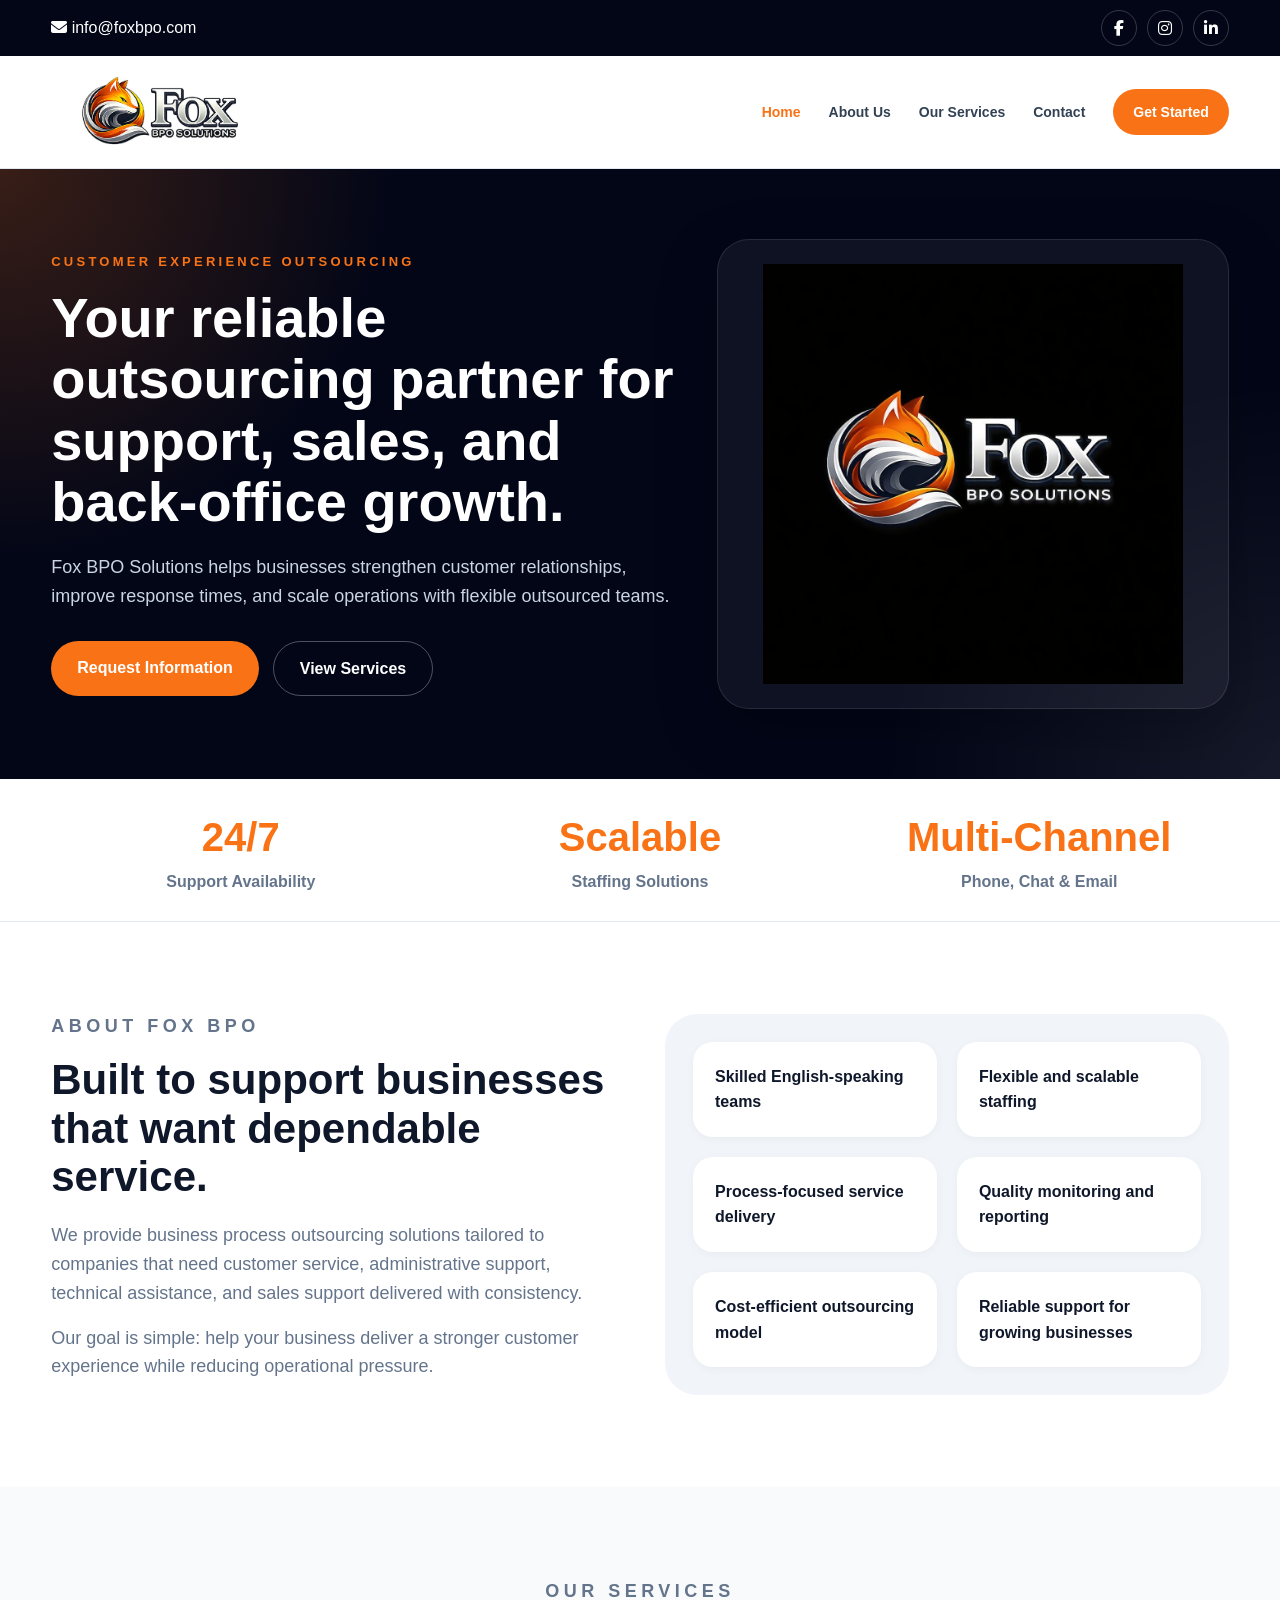
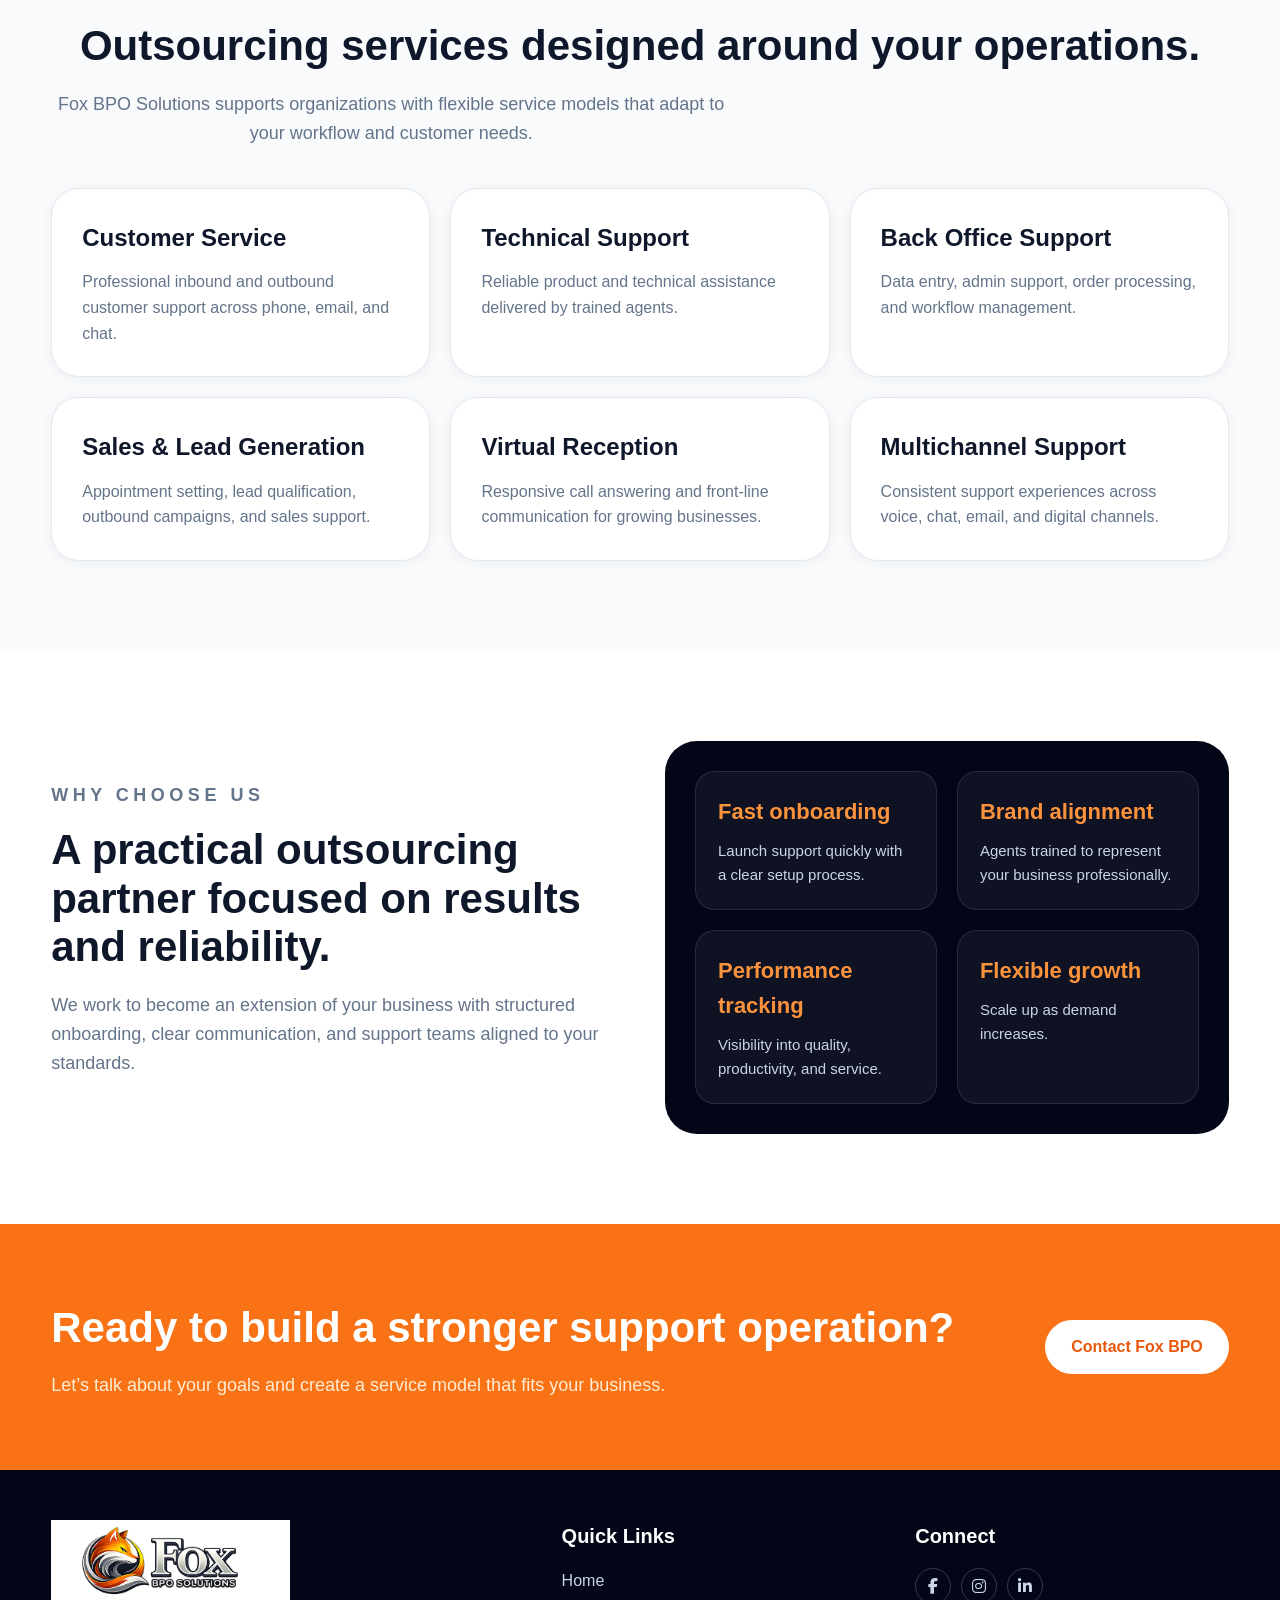
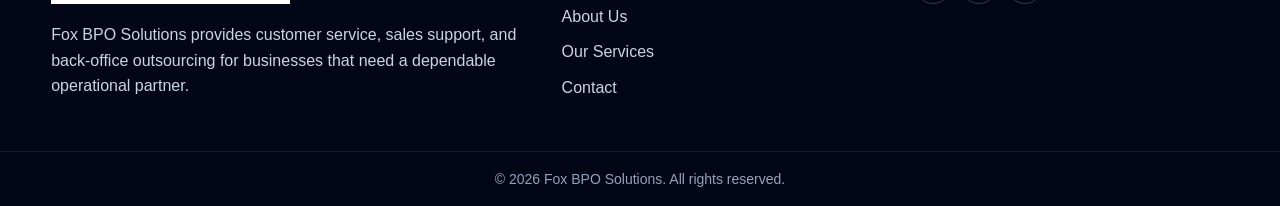
<file: index.html>
<!DOCTYPE html>
<html lang="en">
<head>
  <meta charset="UTF-8" />
  <meta name="viewport" content="width=device-width, initial-scale=1.0" />
  <title>Fox BPO Solutions | Home</title>
  <link rel="stylesheet" href="style.css" />
  <link
    rel="stylesheet"
    href="https://cdnjs.cloudflare.com/ajax/libs/font-awesome/6.5.0/css/all.min.css"
  />
</head>
<body>
  <div class="topbar">
    <div class="container topbar-inner">
      <div class="top-contact">
        <a href="mailto:info@foxbpo.com"><i class="fa-solid fa-envelope"></i> info@foxbpo.com</a>
      </div>
      <div class="social-icons">
        <a href="#" target="_blank"><i class="fab fa-facebook-f"></i></a>
        <a href="#" target="_blank"><i class="fab fa-instagram"></i></a>
        <a href="#" target="_blank"><i class="fab fa-linkedin-in"></i></a>
      </div>
    </div>
  </div>

  <header class="header">
    <div class="container nav">
      <a href="index.html" class="logo">
        <img src="logonobg.jpeg" alt="Fox BPO Solutions" />
      </a>

      <button class="menu-toggle" id="menu-toggle" aria-label="Toggle menu">
        <i class="fa-solid fa-bars"></i>
      </button>

      <nav id="nav-menu">
        <a class="active" href="index.html">Home</a>
        <a href="about.html">About Us</a>
        <a href="services.html">Our Services</a>
        <a href="contact.html">Contact</a>
        <a href="contact.html" class="btn btn-nav">Get Started</a>
      </nav>
    </div>
  </header>

  <section class="hero">
    <div class="container hero-grid">
      <div class="hero-text">
        <p class="eyebrow">Customer Experience Outsourcing</p>
        <h1>Your reliable outsourcing partner for support, sales, and back-office growth.</h1>
        <p class="hero-sub">
          Fox BPO Solutions helps businesses strengthen customer relationships,
          improve response times, and scale operations with flexible outsourced teams.
        </p>
        <div class="hero-buttons">
          <a href="contact.html" class="btn">Request Information</a>
          <a href="services.html" class="btn btn-outline">View Services</a>
        </div>
      </div>

      <div class="hero-card">
        <img src="logo.jpeg" alt="Fox BPO Solutions Logo" />
      </div>
    </div>
  </section>

  <section class="stats">
    <div class="container stats-grid">
      <div class="stat-box">
        <h3>24/7</h3>
        <p>Support Availability</p>
      </div>
      <div class="stat-box">
        <h3>Scalable</h3>
        <p>Staffing Solutions</p>
      </div>
      <div class="stat-box">
        <h3>Multi-Channel</h3>
        <p>Phone, Chat & Email</p>
      </div>
    </div>
  </section>

  <section class="section">
    <div class="container two-col">
      <div>
        <p class="eyebrow orange">About Fox BPO</p>
        <h2>Built to support businesses that want dependable service.</h2>
        <p>
          We provide business process outsourcing solutions tailored to companies
          that need customer service, administrative support, technical assistance,
          and sales support delivered with consistency.
        </p>
        <p>
          Our goal is simple: help your business deliver a stronger customer
          experience while reducing operational pressure.
        </p>
      </div>

      <div class="features-grid">
        <div class="feature-card">Skilled English-speaking teams</div>
        <div class="feature-card">Flexible and scalable staffing</div>
        <div class="feature-card">Process-focused service delivery</div>
        <div class="feature-card">Quality monitoring and reporting</div>
        <div class="feature-card">Cost-efficient outsourcing model</div>
        <div class="feature-card">Reliable support for growing businesses</div>
      </div>
    </div>
  </section>

  <section class="section section-light">
    <div class="container center-text">
      <p class="eyebrow orange">Our Services</p>
      <h2>Outsourcing services designed around your operations.</h2>
      <p class="section-sub">
        Fox BPO Solutions supports organizations with flexible service models
        that adapt to your workflow and customer needs.
      </p>

      <div class="cards-grid">
        <div class="service-card">
          <h3>Customer Service</h3>
          <p>Professional inbound and outbound customer support across phone, email, and chat.</p>
        </div>
        <div class="service-card">
          <h3>Technical Support</h3>
          <p>Reliable product and technical assistance delivered by trained agents.</p>
        </div>
        <div class="service-card">
          <h3>Back Office Support</h3>
          <p>Data entry, admin support, order processing, and workflow management.</p>
        </div>
        <div class="service-card">
          <h3>Sales & Lead Generation</h3>
          <p>Appointment setting, lead qualification, outbound campaigns, and sales support.</p>
        </div>
        <div class="service-card">
          <h3>Virtual Reception</h3>
          <p>Responsive call answering and front-line communication for growing businesses.</p>
        </div>
        <div class="service-card">
          <h3>Multichannel Support</h3>
          <p>Consistent support experiences across voice, chat, email, and digital channels.</p>
        </div>
      </div>
    </div>
  </section>

  <section class="section">
    <div class="container two-col">
      <div>
        <p class="eyebrow orange">Why Choose Us</p>
        <h2>A practical outsourcing partner focused on results and reliability.</h2>
        <p>
          We work to become an extension of your business with structured onboarding,
          clear communication, and support teams aligned to your standards.
        </p>
      </div>

      <div class="dark-grid">
        <div class="dark-card">
          <h3>Fast onboarding</h3>
          <p>Launch support quickly with a clear setup process.</p>
        </div>
        <div class="dark-card">
          <h3>Brand alignment</h3>
          <p>Agents trained to represent your business professionally.</p>
        </div>
        <div class="dark-card">
          <h3>Performance tracking</h3>
          <p>Visibility into quality, productivity, and service.</p>
        </div>
        <div class="dark-card">
          <h3>Flexible growth</h3>
          <p>Scale up as demand increases.</p>
        </div>
      </div>
    </div>
  </section>

  <section class="cta">
    <div class="container cta-inner">
      <div>
        <h2>Ready to build a stronger support operation?</h2>
        <p>Let’s talk about your goals and create a service model that fits your business.</p>
      </div>
      <a href="contact.html" class="btn btn-white">Contact Fox BPO</a>
    </div>
  </section>

  <footer class="footer">
    <div class="container footer-grid">
      <div>
        <img src="logonobg.jpeg" alt="Fox BPO Solutions" class="footer-logo" />
        <p>
          Fox BPO Solutions provides customer service, sales support, and back-office
          outsourcing for businesses that need a dependable operational partner.
        </p>
      </div>

      <div>
        <h4>Quick Links</h4>
        <a href="index.html">Home</a>
        <a href="about.html">About Us</a>
        <a href="services.html">Our Services</a>
        <a href="contact.html">Contact</a>
      </div>

      <div>
        <h4>Connect</h4>
        <div class="social-icons footer-social">
          <a href="#" target="_blank"><i class="fab fa-facebook-f"></i></a>
          <a href="#" target="_blank"><i class="fab fa-instagram"></i></a>
          <a href="#" target="_blank"><i class="fab fa-linkedin-in"></i></a>
        </div>
      </div>
    </div>

    <div class="footer-bottom">
      © 2026 Fox BPO Solutions. All rights reserved.
    </div>
  </footer>

  <script src="script.js"></script>
</body>
</html>
</file>
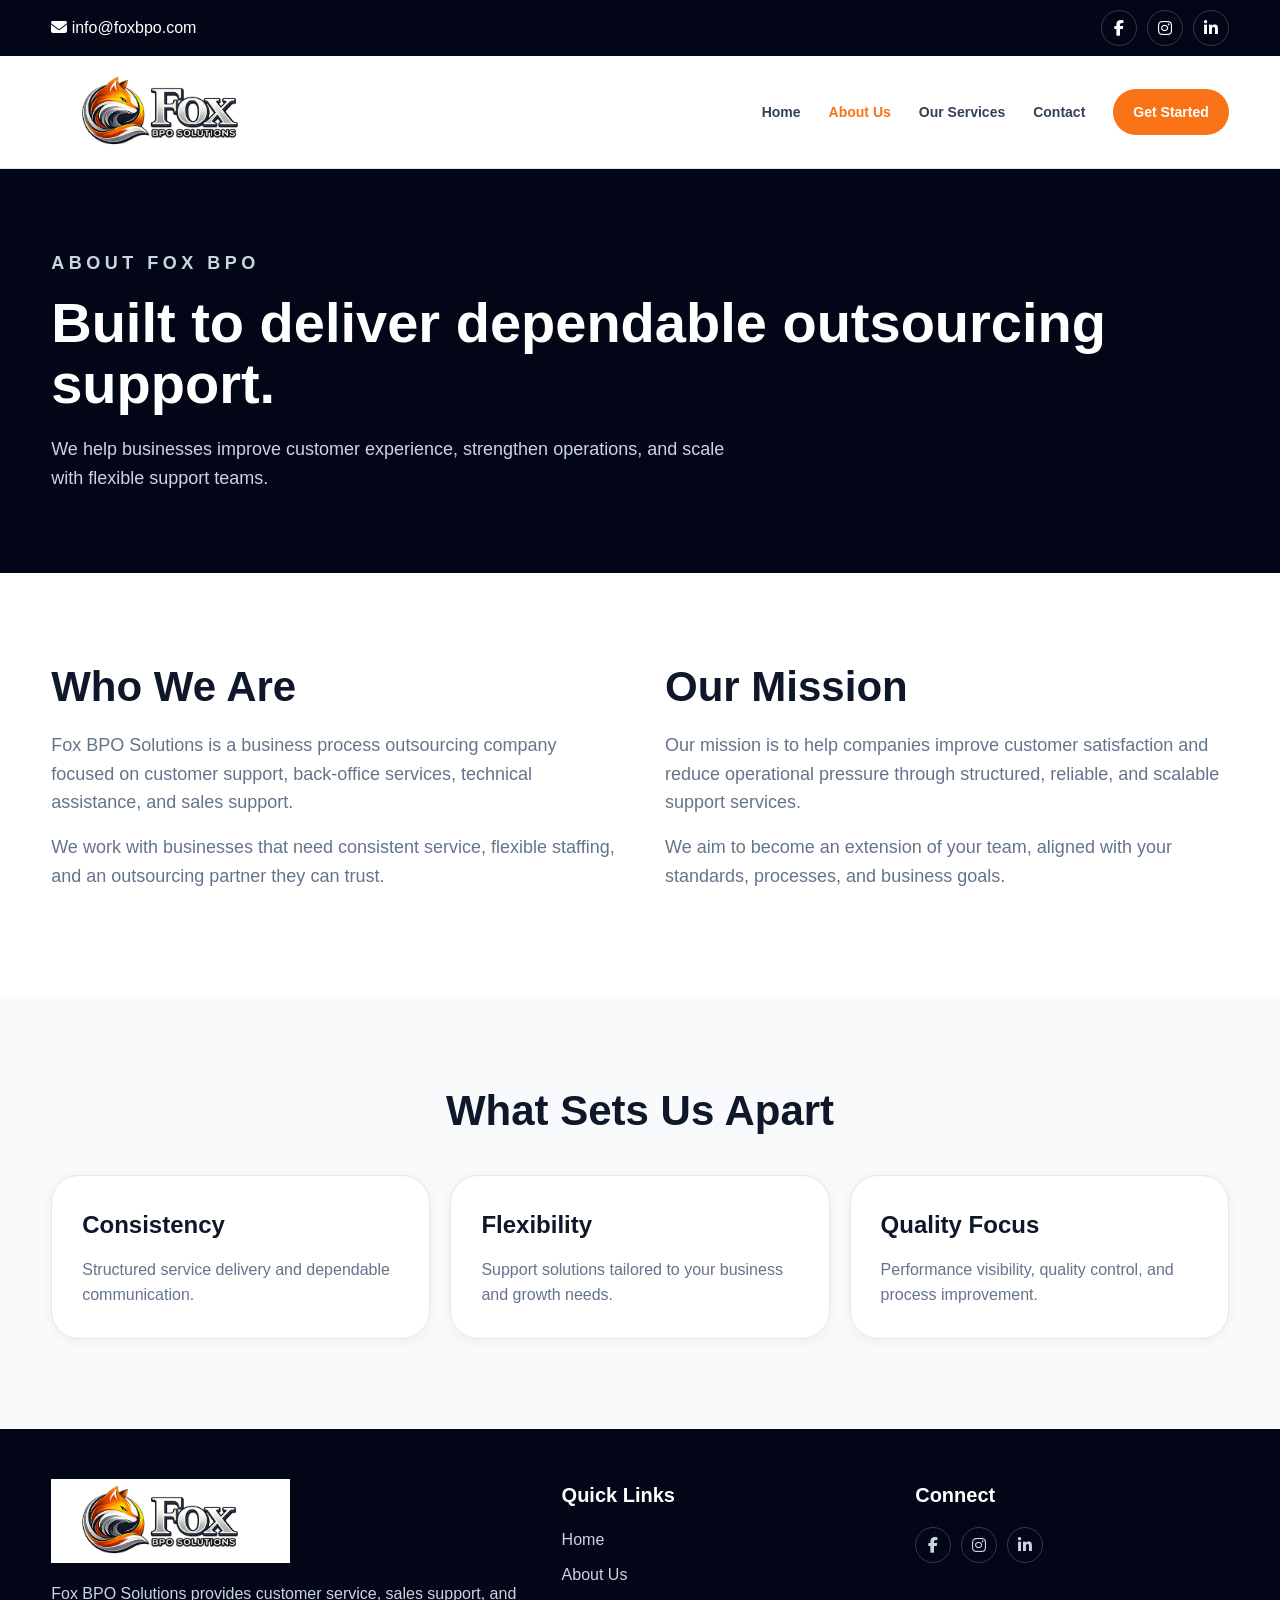
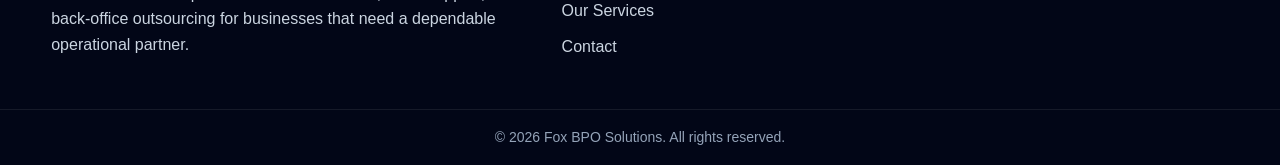
<file: about.html>
<!DOCTYPE html>
<html lang="en">
<head>
  <meta charset="UTF-8" />
  <meta name="viewport" content="width=device-width, initial-scale=1.0" />
  <title>Fox BPO Solutions | About Us</title>
  <link rel="stylesheet" href="style.css" />
  <link
    rel="stylesheet"
    href="https://cdnjs.cloudflare.com/ajax/libs/font-awesome/6.5.0/css/all.min.css"
  />
</head>
<body>
  <div class="topbar">
    <div class="container topbar-inner">
      <div class="top-contact">
        <a href="mailto:info@foxbpo.com"><i class="fa-solid fa-envelope"></i> info@foxbpo.com</a>
      </div>
      <div class="social-icons">
        <a href="#" target="_blank"><i class="fab fa-facebook-f"></i></a>
        <a href="#" target="_blank"><i class="fab fa-instagram"></i></a>
        <a href="#" target="_blank"><i class="fab fa-linkedin-in"></i></a>
      </div>
    </div>
  </div>

  <header class="header">
    <div class="container nav">
      <a href="index.html" class="logo">
        <img src="logonobg.jpeg" alt="Fox BPO Solutions" />
      </a>

      <button class="menu-toggle" id="menu-toggle" aria-label="Toggle menu">
        <i class="fa-solid fa-bars"></i>
      </button>

      <nav id="nav-menu">
        <a href="index.html">Home</a>
        <a class="active" href="about.html">About Us</a>
        <a href="services.html">Our Services</a>
        <a href="contact.html">Contact</a>
        <a href="contact.html" class="btn btn-nav">Get Started</a>
      </nav>
    </div>
  </header>

  <section class="page-hero">
    <div class="container">
      <p class="eyebrow">About Fox BPO</p>
      <h1>Built to deliver dependable outsourcing support.</h1>
      <p>
        We help businesses improve customer experience, strengthen operations,
        and scale with flexible support teams.
      </p>
    </div>
  </section>

  <section class="section">
    <div class="container two-col">
      <div>
        <h2>Who We Are</h2>
        <p>
          Fox BPO Solutions is a business process outsourcing company focused on
          customer support, back-office services, technical assistance, and sales support.
        </p>
        <p>
          We work with businesses that need consistent service, flexible staffing,
          and an outsourcing partner they can trust.
        </p>
      </div>
      <div>
        <h2>Our Mission</h2>
        <p>
          Our mission is to help companies improve customer satisfaction and reduce
          operational pressure through structured, reliable, and scalable support services.
        </p>
        <p>
          We aim to become an extension of your team, aligned with your standards,
          processes, and business goals.
        </p>
      </div>
    </div>
  </section>

  <section class="section section-light">
    <div class="container center-text">
      <h2>What Sets Us Apart</h2>
      <div class="cards-grid">
        <div class="service-card"><h3>Consistency</h3><p>Structured service delivery and dependable communication.</p></div>
        <div class="service-card"><h3>Flexibility</h3><p>Support solutions tailored to your business and growth needs.</p></div>
        <div class="service-card"><h3>Quality Focus</h3><p>Performance visibility, quality control, and process improvement.</p></div>
      </div>
    </div>
  </section>

  <footer class="footer">
    <div class="container footer-grid">
      <div>
        <img src="logonobg.jpeg" alt="Fox BPO Solutions" class="footer-logo" />
        <p>
          Fox BPO Solutions provides customer service, sales support, and back-office
          outsourcing for businesses that need a dependable operational partner.
        </p>
      </div>

      <div>
        <h4>Quick Links</h4>
        <a href="index.html">Home</a>
        <a href="about.html">About Us</a>
        <a href="services.html">Our Services</a>
        <a href="contact.html">Contact</a>
      </div>

      <div>
        <h4>Connect</h4>
        <div class="social-icons footer-social">
          <a href="#" target="_blank"><i class="fab fa-facebook-f"></i></a>
          <a href="#" target="_blank"><i class="fab fa-instagram"></i></a>
          <a href="#" target="_blank"><i class="fab fa-linkedin-in"></i></a>
        </div>
      </div>
    </div>

    <div class="footer-bottom">
      © 2026 Fox BPO Solutions. All rights reserved.
    </div>
  </footer>

  <script src="script.js"></script>
</body>
</html>
</file>
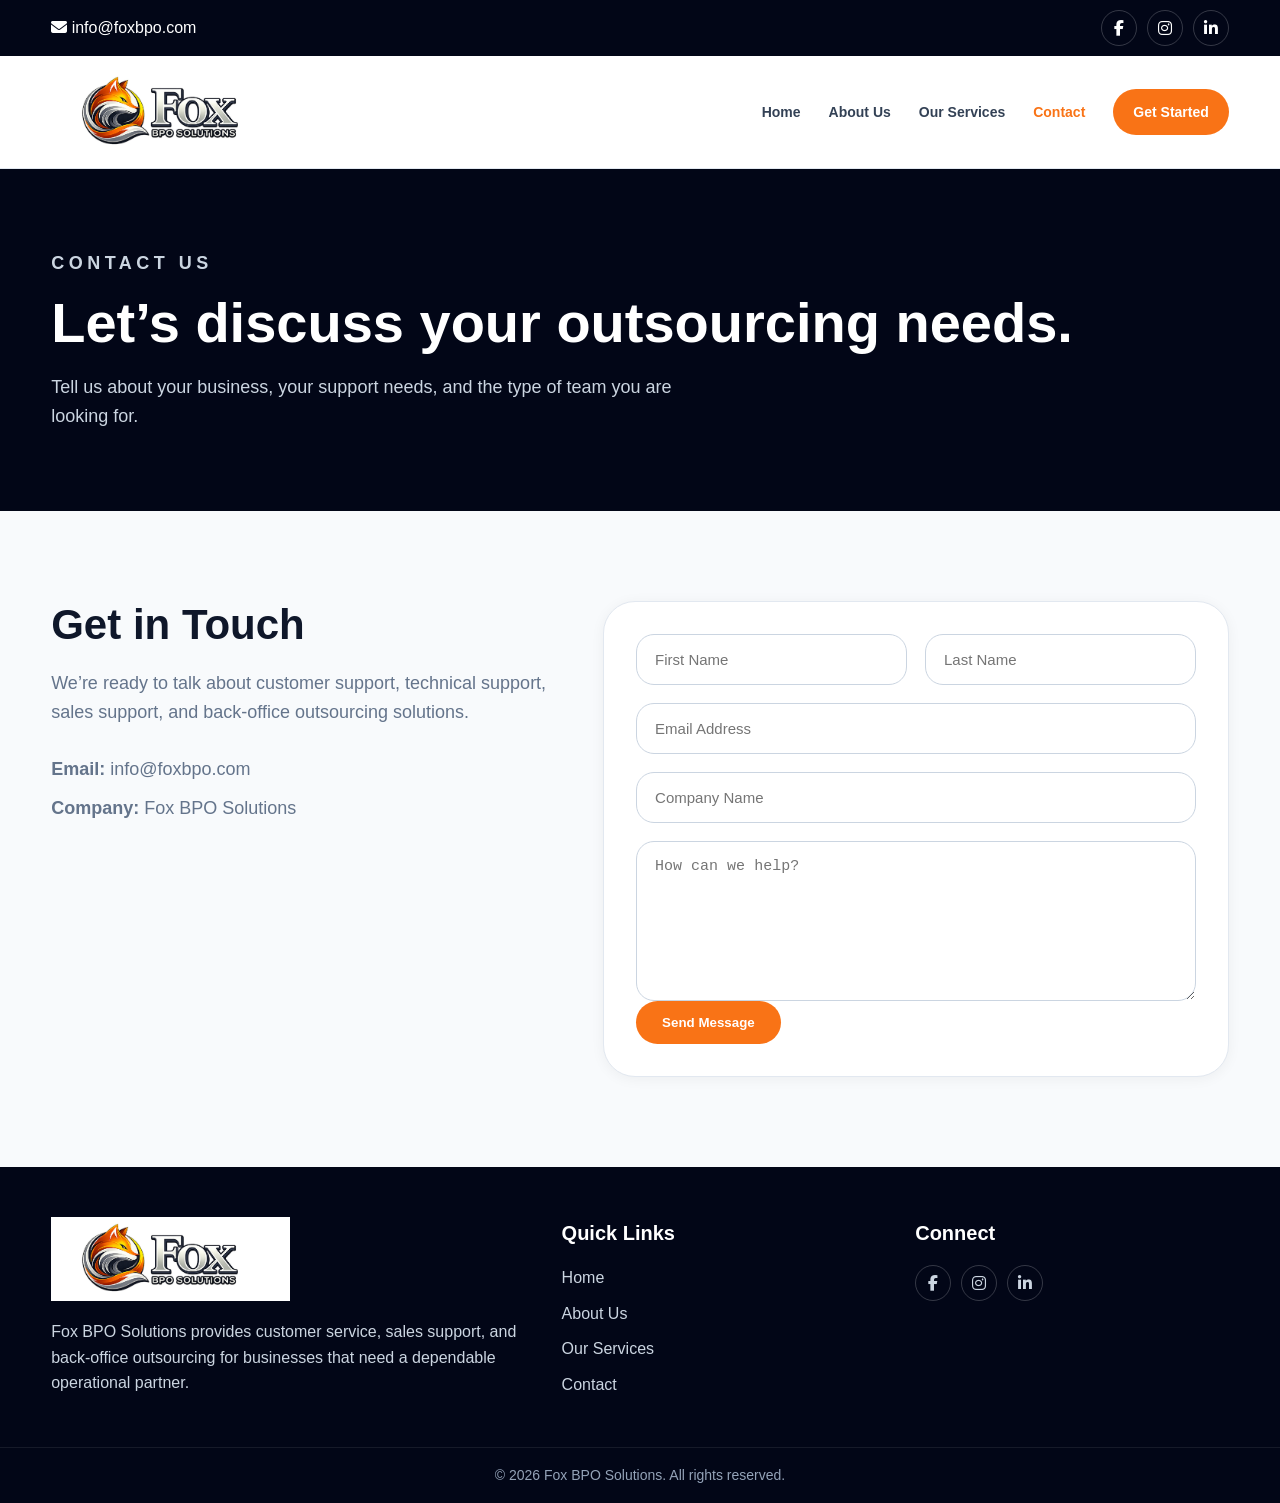
<file: contact.html>
<!DOCTYPE html>
<html lang="en">
<head>
  <meta charset="UTF-8" />
  <meta name="viewport" content="width=device-width, initial-scale=1.0" />
  <title>Fox BPO Solutions | Contact</title>
  <link rel="stylesheet" href="style.css" />
  <link
    rel="stylesheet"
    href="https://cdnjs.cloudflare.com/ajax/libs/font-awesome/6.5.0/css/all.min.css"
  />
</head>
<body>
  <div class="topbar">
    <div class="container topbar-inner">
      <div class="top-contact">
        <a href="mailto:info@foxbpo.com"><i class="fa-solid fa-envelope"></i> info@foxbpo.com</a>
      </div>
      <div class="social-icons">
        <a href="#" target="_blank"><i class="fab fa-facebook-f"></i></a>
        <a href="#" target="_blank"><i class="fab fa-instagram"></i></a>
        <a href="#" target="_blank"><i class="fab fa-linkedin-in"></i></a>
      </div>
    </div>
  </div>

  <header class="header">
    <div class="container nav">
      <a href="index.html" class="logo">
        <img src="logonobg.jpeg" alt="Fox BPO Solutions" />
      </a>

      <button class="menu-toggle" id="menu-toggle" aria-label="Toggle menu">
        <i class="fa-solid fa-bars"></i>
      </button>

      <nav id="nav-menu">
        <a href="index.html">Home</a>
        <a href="about.html">About Us</a>
        <a href="services.html">Our Services</a>
        <a class="active" href="contact.html">Contact</a>
        <a href="contact.html" class="btn btn-nav">Get Started</a>
      </nav>
    </div>
  </header>

  <section class="page-hero">
    <div class="container">
      <p class="eyebrow">Contact Us</p>
      <h1>Let’s discuss your outsourcing needs.</h1>
      <p>
        Tell us about your business, your support needs, and the type of team
        you are looking for.
      </p>
    </div>
  </section>

  <section class="section section-light">
    <div class="container contact-grid">
      <div>
        <h2>Get in Touch</h2>
        <p>
          We’re ready to talk about customer support, technical support,
          sales support, and back-office outsourcing solutions.
        </p>

        <div class="contact-info">
          <p><strong>Email:</strong> info@foxbpo.com</p>
          <p><strong>Company:</strong> Fox BPO Solutions</p>
        </div>
      </div>

      <form class="contact-form">
        <div class="form-grid">
          <input type="text" placeholder="First Name" />
          <input type="text" placeholder="Last Name" />
          <input type="email" placeholder="Email Address" class="full" />
          <input type="text" placeholder="Company Name" class="full" />
          <textarea placeholder="How can we help?" class="full"></textarea>
        </div>
        <button type="submit" class="btn">Send Message</button>
      </form>
    </div>
  </section>

  <footer class="footer">
    <div class="container footer-grid">
      <div>
        <img src="logonobg.jpeg" alt="Fox BPO Solutions" class="footer-logo" />
        <p>
          Fox BPO Solutions provides customer service, sales support, and back-office
          outsourcing for businesses that need a dependable operational partner.
        </p>
      </div>

      <div>
        <h4>Quick Links</h4>
        <a href="index.html">Home</a>
        <a href="about.html">About Us</a>
        <a href="services.html">Our Services</a>
        <a href="contact.html">Contact</a>
      </div>

      <div>
        <h4>Connect</h4>
        <div class="social-icons footer-social">
          <a href="#" target="_blank"><i class="fab fa-facebook-f"></i></a>
          <a href="#" target="_blank"><i class="fab fa-instagram"></i></a>
          <a href="#" target="_blank"><i class="fab fa-linkedin-in"></i></a>
        </div>
      </div>
    </div>

    <div class="footer-bottom">
      © 2026 Fox BPO Solutions. All rights reserved.
    </div>
  </footer>

  <script src="script.js"></script>
</body>
</html>
</file>
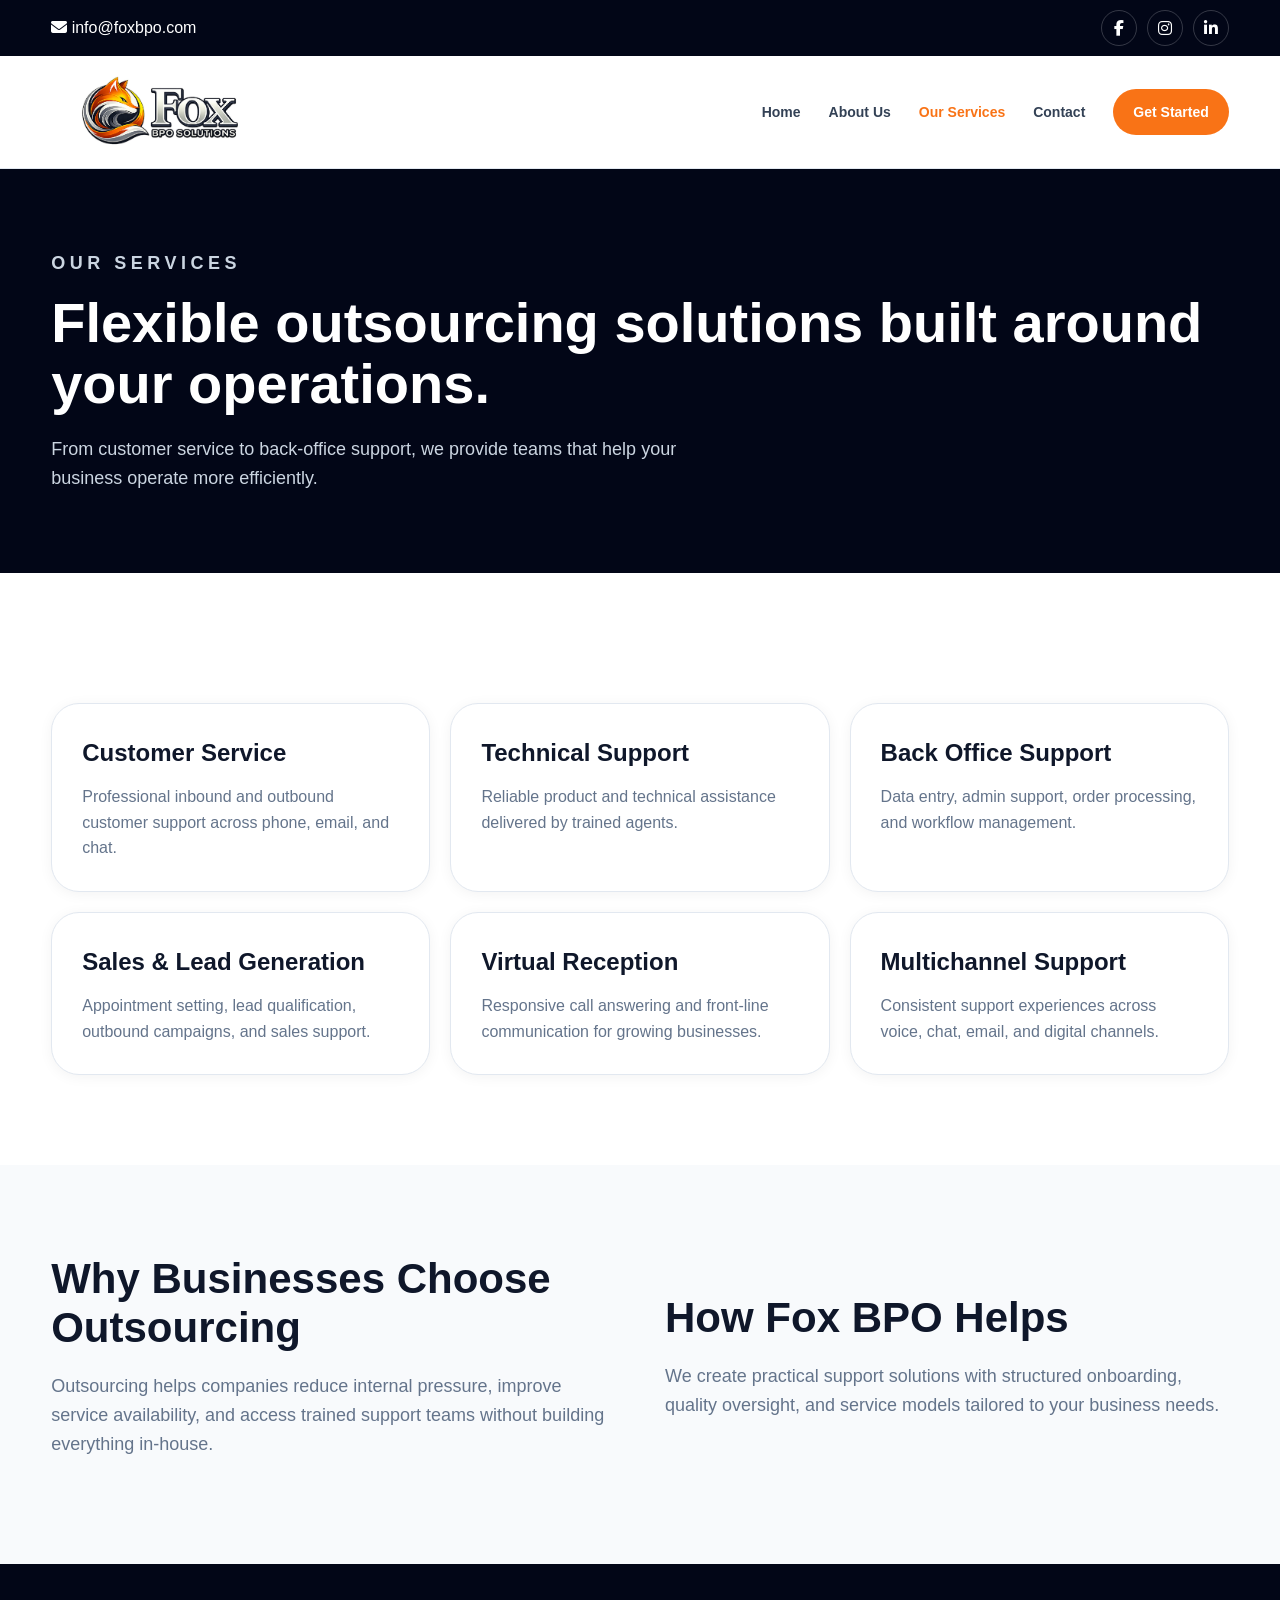
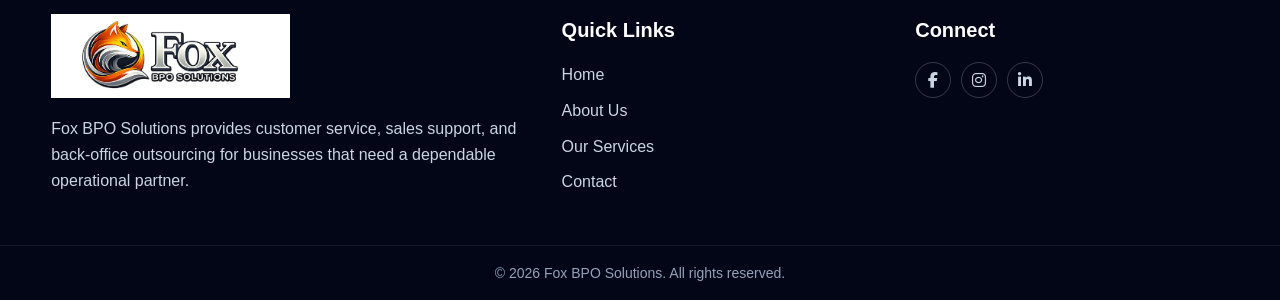
<file: services.html>
<!DOCTYPE html>
<html lang="en">
<head>
  <meta charset="UTF-8" />
  <meta name="viewport" content="width=device-width, initial-scale=1.0" />
  <title>Fox BPO Solutions | Our Services</title>
  <link rel="stylesheet" href="style.css" />
  <link
    rel="stylesheet"
    href="https://cdnjs.cloudflare.com/ajax/libs/font-awesome/6.5.0/css/all.min.css"
  />
</head>
<body>
  <div class="topbar">
    <div class="container topbar-inner">
      <div class="top-contact">
        <a href="mailto:info@foxbpo.com"><i class="fa-solid fa-envelope"></i> info@foxbpo.com</a>
      </div>
      <div class="social-icons">
        <a href="#" target="_blank"><i class="fab fa-facebook-f"></i></a>
        <a href="#" target="_blank"><i class="fab fa-instagram"></i></a>
        <a href="#" target="_blank"><i class="fab fa-linkedin-in"></i></a>
      </div>
    </div>
  </div>

  <header class="header">
    <div class="container nav">
      <a href="index.html" class="logo">
        <img src="logonobg.jpeg" alt="Fox BPO Solutions" />
      </a>

      <button class="menu-toggle" id="menu-toggle" aria-label="Toggle menu">
        <i class="fa-solid fa-bars"></i>
      </button>

      <nav id="nav-menu">
        <a href="index.html">Home</a>
        <a href="about.html">About Us</a>
        <a class="active" href="services.html">Our Services</a>
        <a href="contact.html">Contact</a>
        <a href="contact.html" class="btn btn-nav">Get Started</a>
      </nav>
    </div>
  </header>

  <section class="page-hero">
    <div class="container">
      <p class="eyebrow">Our Services</p>
      <h1>Flexible outsourcing solutions built around your operations.</h1>
      <p>
        From customer service to back-office support, we provide teams that help
        your business operate more efficiently.
      </p>
    </div>
  </section>

  <section class="section">
    <div class="container cards-grid">
      <div class="service-card">
        <h3>Customer Service</h3>
        <p>Professional inbound and outbound customer support across phone, email, and chat.</p>
      </div>
      <div class="service-card">
        <h3>Technical Support</h3>
        <p>Reliable product and technical assistance delivered by trained agents.</p>
      </div>
      <div class="service-card">
        <h3>Back Office Support</h3>
        <p>Data entry, admin support, order processing, and workflow management.</p>
      </div>
      <div class="service-card">
        <h3>Sales & Lead Generation</h3>
        <p>Appointment setting, lead qualification, outbound campaigns, and sales support.</p>
      </div>
      <div class="service-card">
        <h3>Virtual Reception</h3>
        <p>Responsive call answering and front-line communication for growing businesses.</p>
      </div>
      <div class="service-card">
        <h3>Multichannel Support</h3>
        <p>Consistent support experiences across voice, chat, email, and digital channels.</p>
      </div>
    </div>
  </section>

  <section class="section section-light">
    <div class="container two-col">
      <div>
        <h2>Why Businesses Choose Outsourcing</h2>
        <p>
          Outsourcing helps companies reduce internal pressure, improve service availability,
          and access trained support teams without building everything in-house.
        </p>
      </div>
      <div>
        <h2>How Fox BPO Helps</h2>
        <p>
          We create practical support solutions with structured onboarding, quality oversight,
          and service models tailored to your business needs.
        </p>
      </div>
    </div>
  </section>

  <footer class="footer">
    <div class="container footer-grid">
      <div>
        <img src="logonobg.jpeg" alt="Fox BPO Solutions" class="footer-logo" />
        <p>
          Fox BPO Solutions provides customer service, sales support, and back-office
          outsourcing for businesses that need a dependable operational partner.
        </p>
      </div>

      <div>
        <h4>Quick Links</h4>
        <a href="index.html">Home</a>
        <a href="about.html">About Us</a>
        <a href="services.html">Our Services</a>
        <a href="contact.html">Contact</a>
      </div>

      <div>
        <h4>Connect</h4>
        <div class="social-icons footer-social">
          <a href="#" target="_blank"><i class="fab fa-facebook-f"></i></a>
          <a href="#" target="_blank"><i class="fab fa-instagram"></i></a>
          <a href="#" target="_blank"><i class="fab fa-linkedin-in"></i></a>
        </div>
      </div>
    </div>

    <div class="footer-bottom">
      © 2026 Fox BPO Solutions. All rights reserved.
    </div>
  </footer>

  <script src="script.js"></script>
</body>
</html>
</file>
<file: style.css>
* {
  margin: 0;
  padding: 0;
  box-sizing: border-box;
}

html {
  scroll-behavior: smooth;
}

body {
  font-family: Arial, Helvetica, sans-serif;
  color: #1e293b;
  background: #ffffff;
  line-height: 1.6;
}

a {
  text-decoration: none;
}

img {
  max-width: 100%;
  display: block;
}

.container {
  width: min(1200px, 92%);
  margin: 0 auto;
}

.topbar {
  background: #020617;
  color: #fff;
  padding: 10px 0;
}

.topbar-inner {
  display: flex;
  align-items: center;
  justify-content: space-between;
  gap: 16px;
  flex-wrap: wrap;
}

.top-contact {
  display: flex;
  gap: 20px;
  flex-wrap: wrap;
}

.top-contact a,
.social-icons a {
  color: #fff;
  transition: 0.3s;
}

.top-contact a:hover,
.social-icons a:hover {
  color: #f97316;
}

.social-icons {
  display: flex;
  gap: 10px;
}

.social-icons a {
  width: 36px;
  height: 36px;
  border: 1px solid rgba(255,255,255,0.2);
  border-radius: 50%;
  display: grid;
  place-items: center;
}

.header {
  background: rgba(255,255,255,0.96);
  border-bottom: 1px solid #e2e8f0;
  position: sticky;
  top: 0;
  z-index: 1000;
  backdrop-filter: blur(8px);
}

.nav {
  display: flex;
  align-items: center;
  justify-content: space-between;
  padding: 14px 0;
}

.logo img {
  height: 84px;
  width: auto;
}

nav {
  display: flex;
  align-items: center;
  gap: 28px;
}

nav a {
  color: #334155;
  font-weight: 700;
  font-size: 14px;
  transition: 0.3s;
}

nav a:hover,
nav a.active {
  color: #f97316;
}

.btn {
  display: inline-block;
  background: #f97316;
  color: #fff;
  padding: 14px 26px;
  border-radius: 999px;
  font-weight: 700;
  border: none;
  cursor: pointer;
  transition: 0.3s;
}

.btn:hover {
  background: #ea580c;
}

.btn-outline {
  background: transparent;
  border: 1px solid rgba(255,255,255,0.3);
  color: #fff;
}

.btn-outline:hover {
  border-color: #f97316;
  color: #f97316;
  background: transparent;
}

.btn-white {
  background: #fff;
  color: #ea580c;
}

.btn-white:hover {
  background: #f8fafc;
}

.btn-nav {
  padding: 12px 20px;
  color: #fff !important;
}

.menu-toggle {
  display: none;
  font-size: 22px;
  background: none;
  border: 1px solid #cbd5e1;
  border-radius: 10px;
  padding: 10px 12px;
  cursor: pointer;
  color: #334155;
}

.hero {
  background: #020617;
  color: #fff;
  padding: 70px 0;
  position: relative;
  overflow: hidden;
}

.hero::before {
  content: "";
  position: absolute;
  inset: 0;
  background:
    radial-gradient(circle at top left, rgba(249,115,22,0.22), transparent 28%),
    radial-gradient(circle at bottom right, rgba(255,255,255,0.08), transparent 28%);
}

.hero-grid {
  position: relative;
  display: grid;
  grid-template-columns: 1.1fr 0.9fr;
  gap: 40px;
  align-items: center;
}

.eyebrow {
  text-transform: uppercase;
  letter-spacing: 0.25em;
  font-size: 13px;
  font-weight: 800;
  margin-bottom: 14px;
  color: #f97316;
}

.orange {
  color: #f97316;
}

.hero h1,
.page-hero h1 {
  font-size: 56px;
  line-height: 1.1;
  margin-bottom: 20px;
  font-weight: 800;
}

.hero-sub,
.page-hero p,
.section-sub {
  font-size: 18px;
  color: #cbd5e1;
  max-width: 680px;
}

.hero-buttons {
  margin-top: 30px;
  display: flex;
  gap: 14px;
  flex-wrap: wrap;
}

.hero-card {
  background: rgba(255,255,255,0.05);
  border: 1px solid rgba(255,255,255,0.1);
  border-radius: 32px;
  padding: 24px;
  box-shadow: 0 20px 60px rgba(0,0,0,0.25);
}

.hero-card img {
  max-width: 420px;
  margin: 0 auto;
}

.stats {
  background: #fff;
  border-bottom: 1px solid #e2e8f0;
  padding: 26px 0;
}

.stats-grid {
  display: grid;
  grid-template-columns: repeat(3, 1fr);
  gap: 20px;
  text-align: center;
}

.stat-box h3 {
  color: #f97316;
  font-size: 40px;
  font-weight: 800;
}

.stat-box p {
  color: #64748b;
  font-weight: 600;
}

.section {
  padding: 90px 0;
}

.section-light {
  background: #f8fafc;
}

.two-col {
  display: grid;
  grid-template-columns: 1fr 1fr;
  gap: 50px;
  align-items: center;
}

.two-col h2,
.center-text h2,
.contact-grid h2 {
  font-size: 42px;
  line-height: 1.15;
  margin-bottom: 20px;
  color: #0f172a;
}

.two-col p,
.center-text p,
.contact-grid p {
  font-size: 18px;
  color: #64748b;
  margin-bottom: 16px;
}

.features-grid,
.cards-grid,
.dark-grid {
  display: grid;
  gap: 20px;
}

.features-grid {
  grid-template-columns: repeat(2, 1fr);
  background: #f1f5f9;
  padding: 28px;
  border-radius: 32px;
}

.feature-card {
  background: #fff;
  border-radius: 20px;
  padding: 22px;
  font-weight: 700;
  color: #0f172a;
  box-shadow: 0 2px 10px rgba(0,0,0,0.04);
}

.center-text {
  text-align: center;
}

.cards-grid {
  margin-top: 40px;
  grid-template-columns: repeat(3, 1fr);
}

.service-card {
  background: #fff;
  border-radius: 28px;
  padding: 30px;
  box-shadow: 0 2px 14px rgba(0,0,0,0.05);
  border: 1px solid #e2e8f0;
  text-align: left;
  transition: 0.3s;
}

.service-card:hover {
  transform: translateY(-6px);
  box-shadow: 0 12px 28px rgba(0,0,0,0.08);
}

.service-card h3 {
  font-size: 24px;
  margin-bottom: 12px;
  color: #0f172a;
}

.service-card p {
  color: #64748b;
  margin: 0;
  font-size: 16px;
}

.dark-grid {
  grid-template-columns: repeat(2, 1fr);
  background: #020617;
  padding: 30px;
  border-radius: 32px;
}

.dark-card {
  background: rgba(255,255,255,0.05);
  border: 1px solid rgba(255,255,255,0.1);
  border-radius: 20px;
  padding: 22px;
}

.dark-card h3 {
  color: #fb923c;
  margin-bottom: 10px;
  font-size: 22px;
}

.dark-card p {
  color: #cbd5e1;
  margin: 0;
  font-size: 15px;
}

.cta {
  background: #f97316;
  color: #fff;
  padding: 70px 0;
}

.cta-inner {
  display: flex;
  align-items: center;
  justify-content: space-between;
  gap: 30px;
}

.cta h2 {
  font-size: 42px;
  margin-bottom: 10px;
}

.cta p {
  font-size: 18px;
  color: #ffedd5;
}

.page-hero {
  background: #020617;
  color: #fff;
  padding: 80px 0;
}

.contact-grid {
  display: grid;
  grid-template-columns: 0.9fr 1.1fr;
  gap: 40px;
}

.contact-info {
  margin-top: 28px;
}

.contact-info p {
  margin-bottom: 10px;
}

.contact-form {
  background: #fff;
  border: 1px solid #e2e8f0;
  border-radius: 32px;
  padding: 32px;
  box-shadow: 0 2px 14px rgba(0,0,0,0.05);
}

.form-grid {
  display: grid;
  grid-template-columns: 1fr 1fr;
  gap: 18px;
}

.form-grid .full {
  grid-column: 1 / -1;
}

input,
textarea {
  width: 100%;
  padding: 16px 18px;
  border: 1px solid #cbd5e1;
  border-radius: 18px;
  font-size: 15px;
  outline: none;
}

input:focus,
textarea:focus {
  border-color: #f97316;
}

textarea {
  min-height: 160px;
  resize: vertical;
}

.footer {
  background: #020617;
  color: #cbd5e1;
  padding-top: 50px;
}

.footer-grid {
  display: grid;
  grid-template-columns: 1.2fr 0.8fr 0.8fr;
  gap: 40px;
}

.footer-logo {
  height: 84px;
  width: auto;
  margin-bottom: 18px;
}

.footer h4 {
  color: #fff;
  margin-bottom: 16px;
  font-size: 20px;
}

.footer a {
  display: block;
  color: #cbd5e1;
  margin-bottom: 10px;
}

.footer a:hover {
  color: #f97316;
}

.footer-social a {
  display: grid;
}

.footer-bottom {
  border-top: 1px solid rgba(255,255,255,0.08);
  margin-top: 40px;
  padding: 16px;
  text-align: center;
  color: #94a3b8;
  font-size: 14px;
}

@media (max-width: 991px) {
  .hero-grid,
  .two-col,
  .contact-grid,
  .footer-grid,
  .cta-inner {
    grid-template-columns: 1fr;
  }

  .cards-grid,
  .stats-grid,
  .features-grid,
  .dark-grid {
    grid-template-columns: 1fr 1fr;
  }

  .hero h1,
  .page-hero h1 {
    font-size: 42px;
  }

  nav {
    display: none;
    position: absolute;
    top: 100%;
    right: 4%;
    width: 260px;
    background: #fff;
    border: 1px solid #e2e8f0;
    border-radius: 18px;
    box-shadow: 0 20px 40px rgba(0,0,0,0.12);
    padding: 16px;
    flex-direction: column;
    align-items: flex-start;
    gap: 12px;
  }

  nav.show {
    display: flex;
  }

  .menu-toggle {
    display: block;
  }

  .btn-nav {
    width: 100%;
    text-align: center;
  }
}

@media (max-width: 640px) {
  .topbar-inner,
  .top-contact {
    flex-direction: column;
    align-items: flex-start;
  }

  .cards-grid,
  .stats-grid,
  .features-grid,
  .dark-grid,
  .form-grid {
    grid-template-columns: 1fr;
  }

  .hero h1,
  .page-hero h1,
  .two-col h2,
  .center-text h2,
  .contact-grid h2,
  .cta h2 {
    font-size: 32px;
  }

  .logo img {
    height: 84px;
  }
}
</file>
